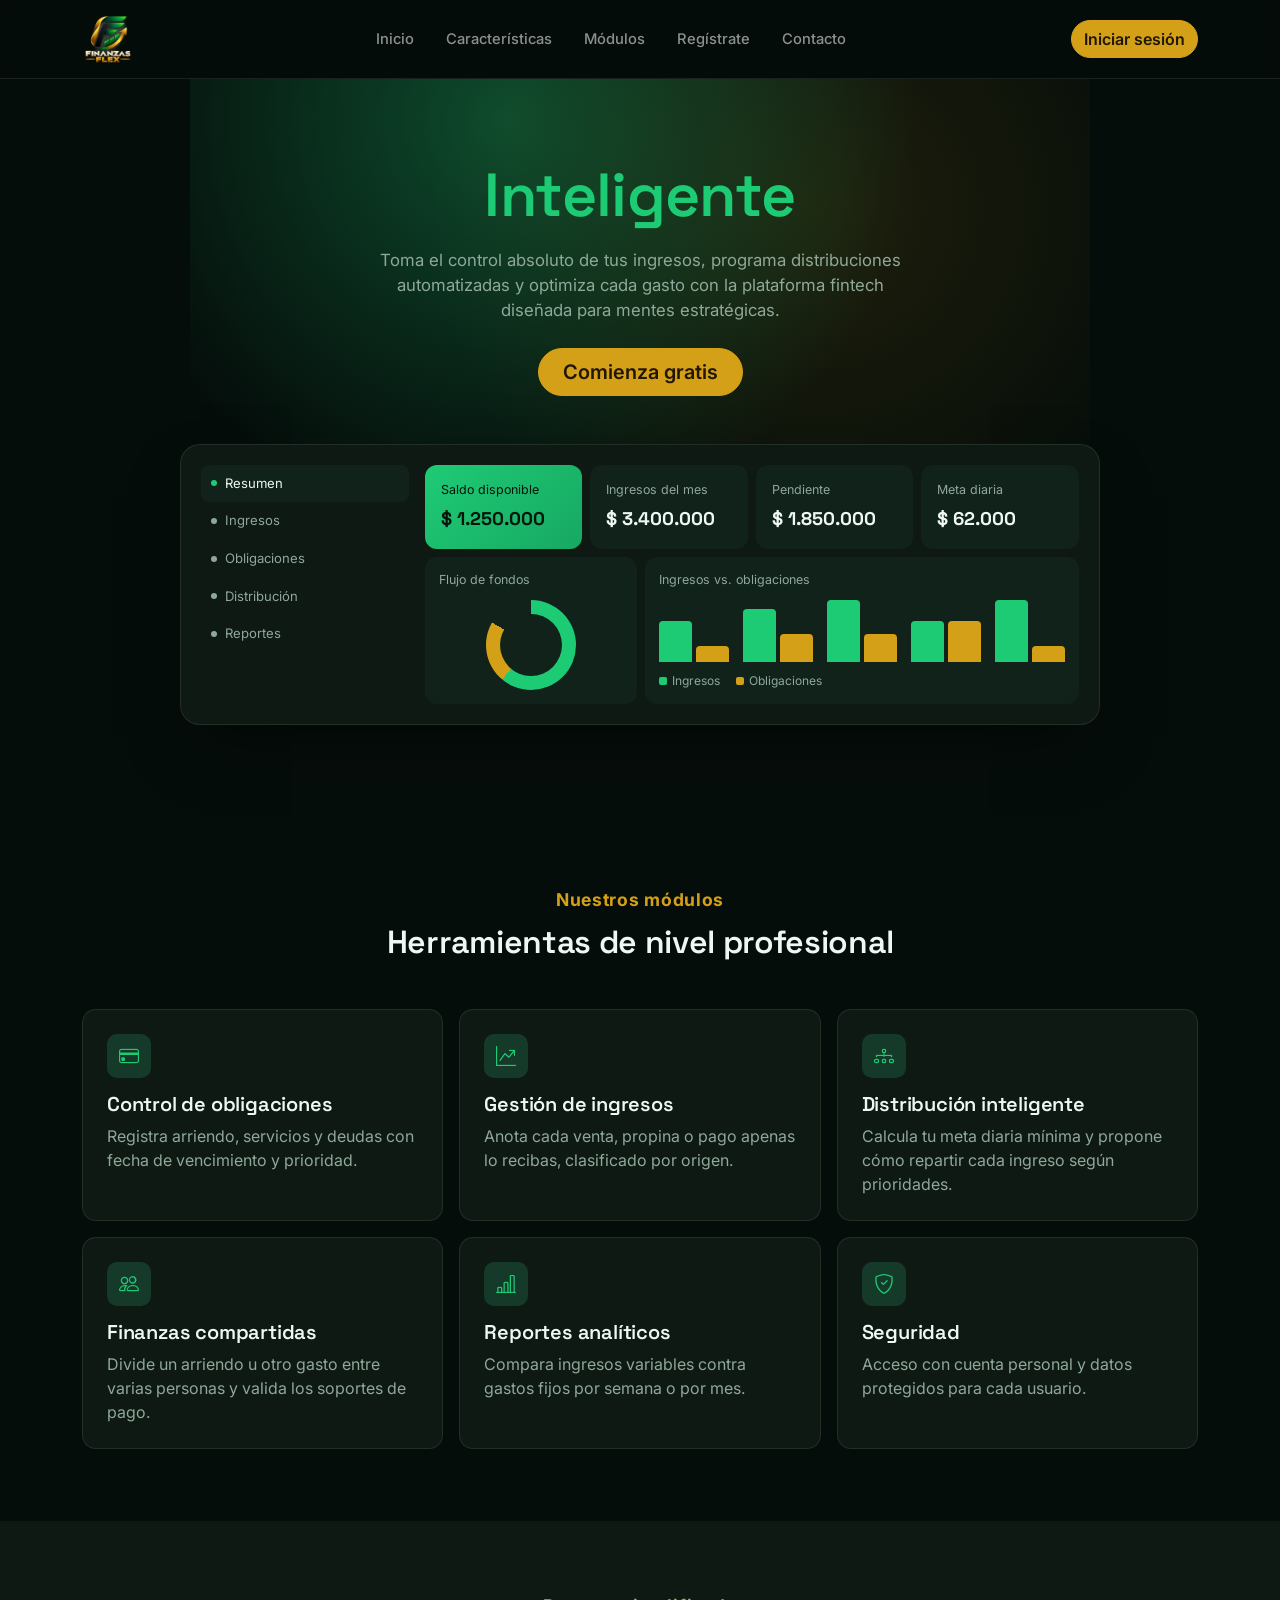
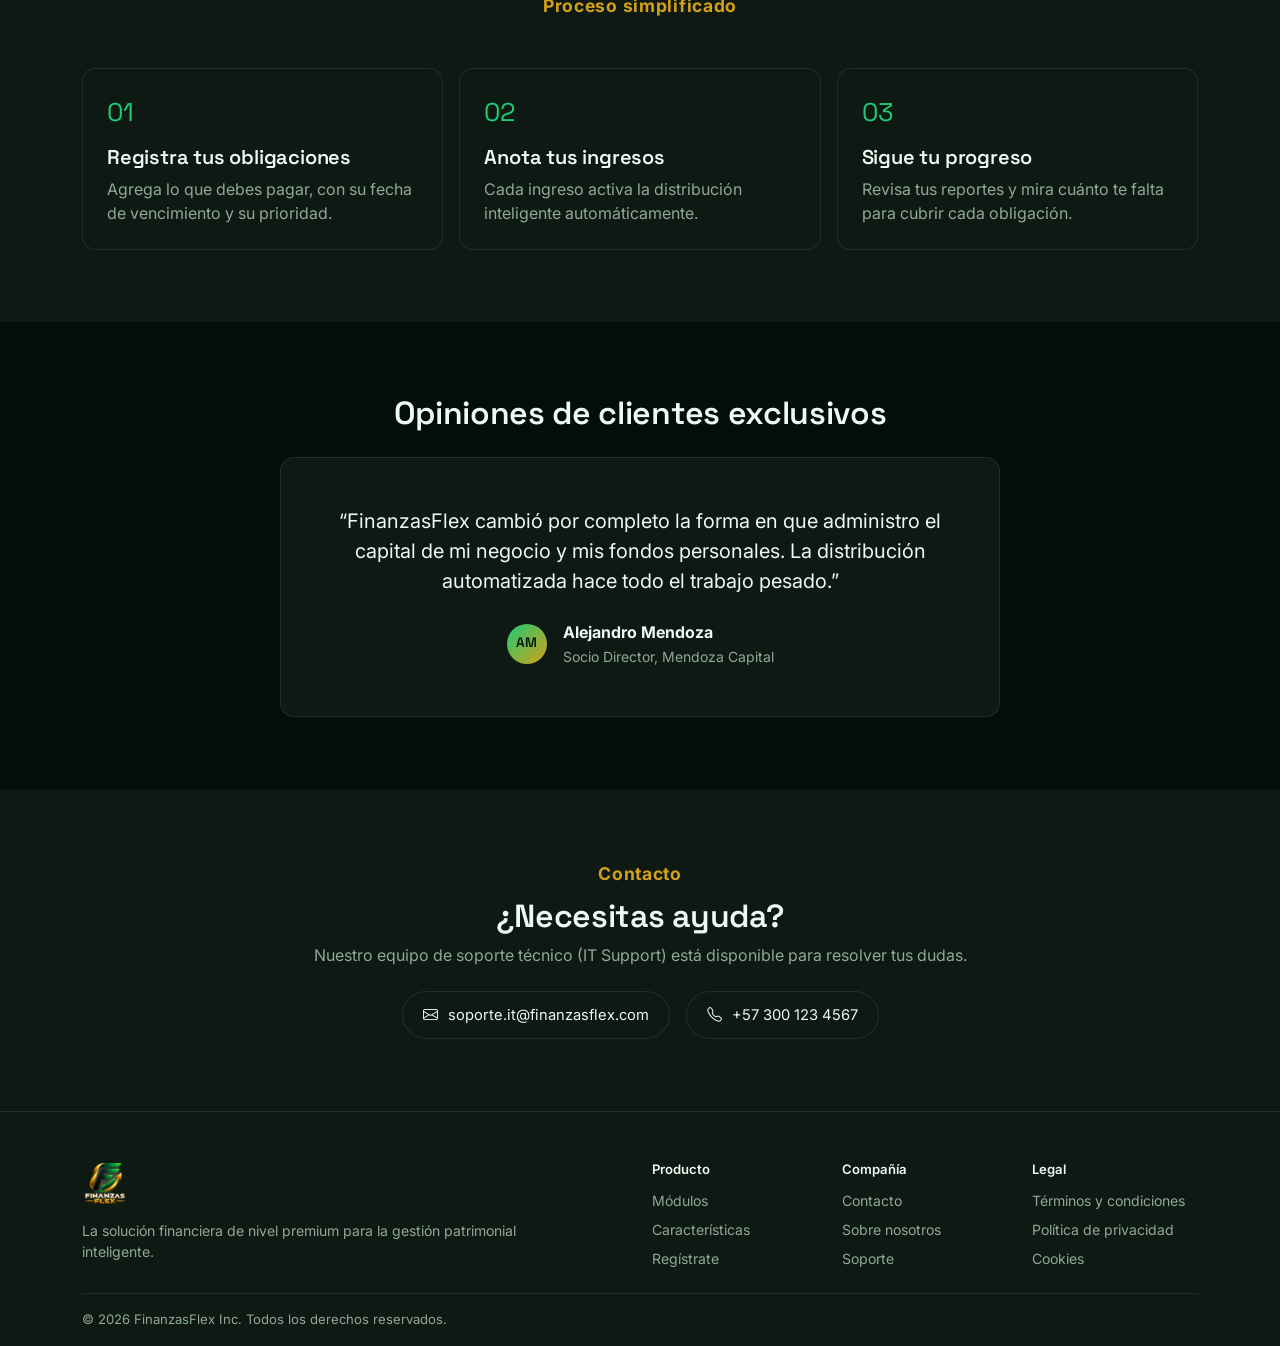
<file: index.html>
<!DOCTYPE html>
<html lang="es" data-bs-theme="dark">
<head>
<meta charset="UTF-8">
<meta name="viewport" content="width=device-width, initial-scale=1.0">
<title>FinanzasFlex — Inteligente</title>
<link rel="icon" type="image/png" href="images/icono-pestana.png">

<link rel="preconnect" href="https://fonts.googleapis.com">
<link rel="preconnect" href="https://fonts.gstatic.com" crossorigin>
<link href="https://fonts.googleapis.com/css2?family=Space+Grotesk:wght@500;600;700&family=Inter:wght@400;500;600&display=swap" rel="stylesheet">

<!-- Bootstrap 5 e íconos (CDN) -->
<link href="https://cdn.jsdelivr.net/npm/bootstrap@5.3.3/dist/css/bootstrap.min.css" rel="stylesheet">
<link href="https://cdn.jsdelivr.net/npm/bootstrap-icons@1.11.3/font/bootstrap-icons.min.css" rel="stylesheet">

<!-- Nuestros estilos (siempre después de Bootstrap) -->
<link rel="stylesheet" href="css/estilos.css">
</head>
<body>

  <!-- ===== NAVBAR ===== -->
  <nav class="navbar navbar-expand-lg sticky-top" data-bs-theme="dark">
    <div class="container">
      <a class="navbar-brand" href="#inicio">
        <img src="images/logo.png" alt="FinanzasFlex">
      </a>
      <button class="navbar-toggler" type="button" data-bs-toggle="collapse" data-bs-target="#menuPrincipal" aria-controls="menuPrincipal" aria-expanded="false" aria-label="Abrir menú">
        <span class="navbar-toggler-icon"></span>
      </button>
      <div class="collapse navbar-collapse" id="menuPrincipal">
        <ul class="navbar-nav mx-auto gap-lg-3">
          <li class="nav-item"><a class="nav-link" href="#inicio">Inicio</a></li>
          <li class="nav-item"><a class="nav-link" href="#caracteristicas">Características</a></li>
          <li class="nav-item"><a class="nav-link" href="#modulos">Módulos</a></li>
          <li class="nav-item"><a class="nav-link" href="registro.html">Regístrate</a></li>
          <li class="nav-item"><a class="nav-link" href="#contacto">Contacto</a></li>
        </ul>
        <a href="login.html" class="btn btn-gold">Iniciar sesión</a>
      </div>
    </div>
  </nav>

  <!-- ===== HERO ===== -->
  <header class="hero" id="inicio">
    <div class="hero-glow"></div>
    <div class="container">
      <h1 class="mb-3">Inteligente</h1>
      <p class="hero-copy mx-auto mb-4">Toma el control absoluto de tus ingresos, programa distribuciones automatizadas y optimiza cada gasto con la plataforma fintech diseñada para mentes estratégicas.</p>
      <a href="registro.html" class="btn btn-gold btn-lg px-4 mb-5">Comienza gratis</a>

      <!-- Vista previa del panel -->
      <div class="dashboard-preview mx-auto">
        <div class="row g-3">
          <div class="col-lg-3 d-none d-lg-block">
            <div class="dash-item active"><span class="dot"></span> Resumen</div>
            <div class="dash-item"><span class="dot"></span> Ingresos</div>
            <div class="dash-item"><span class="dot"></span> Obligaciones</div>
            <div class="dash-item"><span class="dot"></span> Distribución</div>
            <div class="dash-item"><span class="dot"></span> Reportes</div>
          </div>
          <div class="col-lg-9">
            <div class="row row-cols-2 row-cols-md-4 g-2 mb-2">
              <div class="col"><div class="dash-card highlight"><span class="dash-label">Saldo disponible</span><strong>$ 1.250.000</strong></div></div>
              <div class="col"><div class="dash-card"><span class="dash-label">Ingresos del mes</span><strong>$ 3.400.000</strong></div></div>
              <div class="col"><div class="dash-card"><span class="dash-label">Pendiente</span><strong>$ 1.850.000</strong></div></div>
              <div class="col"><div class="dash-card"><span class="dash-label">Meta diaria</span><strong>$ 62.000</strong></div></div>
            </div>
            <div class="row g-2">
              <div class="col-md-4">
                <div class="dash-panel">
                  <span class="dash-title">Flujo de fondos</span>
                  <div class="donut"></div>
                </div>
              </div>
              <div class="col-md-8">
                <div class="dash-panel">
                  <span class="dash-title">Ingresos vs. obligaciones</span>
                  <div class="bar-chart">
                    <div class="bar-group"><span class="bar income bar-h3"></span><span class="bar expenses bar-h1"></span></div>
                    <div class="bar-group"><span class="bar income bar-h4"></span><span class="bar expenses bar-h2"></span></div>
                    <div class="bar-group"><span class="bar income bar-h5"></span><span class="bar expenses bar-h2"></span></div>
                    <div class="bar-group"><span class="bar income bar-h3"></span><span class="bar expenses bar-h3"></span></div>
                    <div class="bar-group"><span class="bar income bar-h5"></span><span class="bar expenses bar-h1"></span></div>
                  </div>
                  <div class="bar-legend">
                    <span><i class="dot-income"></i>Ingresos</span>
                    <span><i class="dot-expenses"></i>Obligaciones</span>
                  </div>
                </div>
              </div>
            </div>
          </div>
        </div>
      </div>
    </div>
  </header>

  <!-- ===== MÓDULOS ===== -->
  <section class="py-5" id="modulos">
    <div class="container py-4">
      <div class="text-center mb-5">
        <span class="eyebrow">Nuestros módulos</span>
        <h2>Herramientas de nivel profesional</h2>
      </div>
      <div class="row g-3 row-cols-1 row-cols-md-2 row-cols-lg-3">
        <div class="col">
          <div class="card card-modulo"><div class="card-body p-4">
            <div class="icon-box"><i class="bi bi-credit-card"></i></div>
            <h3 class="h5">Control de obligaciones</h3>
            <p class="section-copy mb-0">Registra arriendo, servicios y deudas con fecha de vencimiento y prioridad.</p>
          </div></div>
        </div>
        <div class="col">
          <div class="card card-modulo"><div class="card-body p-4">
            <div class="icon-box"><i class="bi bi-graph-up-arrow"></i></div>
            <h3 class="h5">Gestión de ingresos</h3>
            <p class="section-copy mb-0">Anota cada venta, propina o pago apenas lo recibas, clasificado por origen.</p>
          </div></div>
        </div>
        <div class="col">
          <div class="card card-modulo"><div class="card-body p-4">
            <div class="icon-box"><i class="bi bi-diagram-3"></i></div>
            <h3 class="h5">Distribución inteligente</h3>
            <p class="section-copy mb-0">Calcula tu meta diaria mínima y propone cómo repartir cada ingreso según prioridades.</p>
          </div></div>
        </div>
        <div class="col">
          <div class="card card-modulo"><div class="card-body p-4">
            <div class="icon-box"><i class="bi bi-people"></i></div>
            <h3 class="h5">Finanzas compartidas</h3>
            <p class="section-copy mb-0">Divide un arriendo u otro gasto entre varias personas y valida los soportes de pago.</p>
          </div></div>
        </div>
        <div class="col">
          <div class="card card-modulo"><div class="card-body p-4">
            <div class="icon-box"><i class="bi bi-bar-chart-line"></i></div>
            <h3 class="h5">Reportes analíticos</h3>
            <p class="section-copy mb-0">Compara ingresos variables contra gastos fijos por semana o por mes.</p>
          </div></div>
        </div>
        <div class="col">
          <div class="card card-modulo"><div class="card-body p-4">
            <div class="icon-box"><i class="bi bi-shield-check"></i></div>
            <h3 class="h5">Seguridad</h3>
            <p class="section-copy mb-0">Acceso con cuenta personal y datos protegidos para cada usuario.</p>
          </div></div>
        </div>
      </div>
    </div>
  </section>

  <!-- ===== PROCESO ===== -->
  <section class="py-5 section-alt" id="caracteristicas">
    <div class="container py-4">
      <div class="text-center mb-5">
        <span class="eyebrow">Proceso simplificado</span>
      </div>
      <div class="row g-3 row-cols-1 row-cols-md-3">
        <div class="col"><div class="card card-modulo"><div class="card-body p-4"><span class="step-num">01</span><h3 class="h5">Registra tus obligaciones</h3><p class="section-copy mb-0">Agrega lo que debes pagar, con su fecha de vencimiento y su prioridad.</p></div></div></div>
        <div class="col"><div class="card card-modulo"><div class="card-body p-4"><span class="step-num">02</span><h3 class="h5">Anota tus ingresos</h3><p class="section-copy mb-0">Cada ingreso activa la distribución inteligente automáticamente.</p></div></div></div>
        <div class="col"><div class="card card-modulo"><div class="card-body p-4"><span class="step-num">03</span><h3 class="h5">Sigue tu progreso</h3><p class="section-copy mb-0">Revisa tus reportes y mira cuánto te falta para cubrir cada obligación.</p></div></div></div>
      </div>
    </div>
  </section>

  <!-- ===== TESTIMONIO ===== -->
  <section class="py-5">
    <div class="container py-4 text-center">
      <h2 class="mb-4">Opiniones de clientes exclusivos</h2>
      <div class="card mx-auto testimonio"><div class="card-body p-4 p-md-5">
        <p class="fs-5 mb-4">“FinanzasFlex cambió por completo la forma en que administro el capital de mi negocio y mis fondos personales. La distribución automatizada hace todo el trabajo pesado.”</p>
        <div class="d-flex align-items-center justify-content-center gap-3 text-start">
          <span class="avatar">AM</span>
          <div><strong class="d-block">Alejandro Mendoza</strong><small class="section-copy">Socio Director, Mendoza Capital</small></div>
        </div>
      </div></div>
    </div>
  </section>

  <!-- ===== CONTACTO ===== -->
  <section class="py-5 section-alt" id="contacto">
    <div class="container py-4 text-center">
      <span class="eyebrow">Contacto</span>
      <h2>¿Necesitas ayuda?</h2>
      <p class="section-copy mb-4">Nuestro equipo de soporte técnico (IT Support) está disponible para resolver tus dudas.</p>
      <div class="d-flex flex-wrap justify-content-center gap-3">
        <a href="mailto:soporte.it@finanzasflex.com" class="contact-item"><i class="bi bi-envelope"></i> soporte.it@finanzasflex.com</a>
        <a href="tel:+573001234567" class="contact-item"><i class="bi bi-telephone"></i> +57 300 123 4567</a>
      </div>
    </div>
  </section>

  <!-- ===== FOOTER ===== -->
  <footer class="footer pt-5">
    <div class="container">
      <div class="row g-4 pb-4">
        <div class="col-lg-5">
          <img src="images/logo.png" alt="FinanzasFlex" class="footer-logo">
          <p class="mb-0">La solución financiera de nivel premium para la gestión patrimonial inteligente.</p>
        </div>
        <div class="col-6 col-lg-2 offset-lg-1">
          <span class="footer-titulo">Producto</span>
          <ul class="list-unstyled d-grid gap-2 mb-0">
            <li><a href="#modulos">Módulos</a></li>
            <li><a href="#caracteristicas">Características</a></li>
            <li><a href="registro.html">Regístrate</a></li>
          </ul>
        </div>
        <div class="col-6 col-lg-2">
          <span class="footer-titulo">Compañía</span>
          <ul class="list-unstyled d-grid gap-2 mb-0">
            <li><a href="#contacto">Contacto</a></li>
            <li><a href="#">Sobre nosotros</a></li>
            <li><a href="#">Soporte</a></li>
          </ul>
        </div>
        <div class="col-12 col-lg-2">
          <span class="footer-titulo">Legal</span>
          <ul class="list-unstyled d-grid gap-2 mb-0">
            <li><a href="#">Términos y condiciones</a></li>
            <li><a href="#">Política de privacidad</a></li>
            <li><a href="#">Cookies</a></li>
          </ul>
        </div>
      </div>
      <div class="footer-bottom py-3">
        <span>© 2026 FinanzasFlex Inc. Todos los derechos reservados.</span>
      </div>
    </div>
  </footer>

  <script src="https://cdn.jsdelivr.net/npm/bootstrap@5.3.3/dist/js/bootstrap.bundle.min.js"></script>
</body>
</html>
</file>
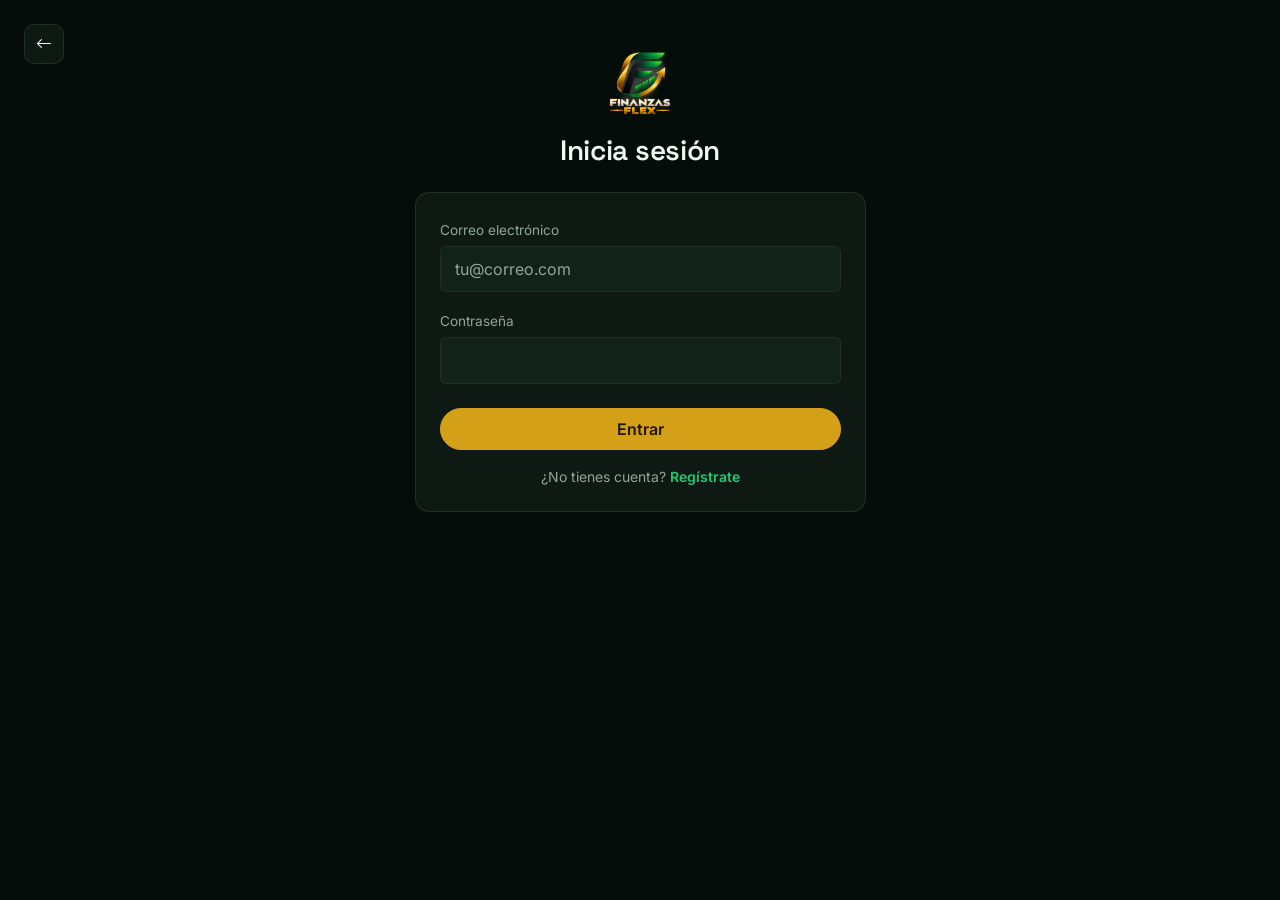
<file: dashboard.html>
<!DOCTYPE html>
<html lang="es" data-bs-theme="dark">
<head>
<meta charset="UTF-8">
<meta name="viewport" content="width=device-width, initial-scale=1.0">
<title>Dashboard — FinanzasFlex</title>
<link rel="icon" type="image/png" href="images/icono-pestana.png">

<link rel="preconnect" href="https://fonts.googleapis.com">
<link rel="preconnect" href="https://fonts.gstatic.com" crossorigin>
<link href="https://fonts.googleapis.com/css2?family=Space+Grotesk:wght@500;600;700&family=Inter:wght@400;500;600&display=swap" rel="stylesheet">

<link href="https://cdn.jsdelivr.net/npm/bootstrap@5.3.3/dist/css/bootstrap.min.css" rel="stylesheet">
<link href="https://cdn.jsdelivr.net/npm/bootstrap-icons@1.11.3/font/bootstrap-icons.min.css" rel="stylesheet">
<link rel="stylesheet" href="css/estilos.css">
</head>
<body>

  <!-- ===== BARRA SUPERIOR ===== -->
  <nav class="navbar dash-navbar sticky-top" data-bs-theme="dark">
    <div class="container-fluid">
      <div class="d-flex align-items-center gap-2">
        <button class="btn btn-outline-secondary d-lg-none" type="button" data-bs-toggle="offcanvas" data-bs-target="#sidebar" aria-controls="sidebar" aria-label="Abrir menú">
          <i class="bi bi-list"></i>
        </button>
        <a class="navbar-brand m-0" href="index.html"><img src="images/logo.png" alt="FinanzasFlex"></a>
      </div>
      <div class="d-flex align-items-center gap-3">
        <span class="text-body-secondary d-none d-sm-inline" id="saludo"></span>
        <button class="btn btn-gold btn-sm px-3" id="btnSalir">Cerrar sesión</button>
      </div>
    </div>
  </nav>

  <div class="container-fluid">
    <div class="row">

      <!-- ===== MENÚ LATERAL ===== -->
      <aside class="col-lg-2 p-0">
        <div class="offcanvas-lg offcanvas-start sidebar" tabindex="-1" id="sidebar" aria-labelledby="tituloSidebar">
          <div class="offcanvas-header d-lg-none">
            <h2 class="offcanvas-title h6" id="tituloSidebar">Menú</h2>
            <button type="button" class="btn-close" data-bs-dismiss="offcanvas" data-bs-target="#sidebar" aria-label="Cerrar"></button>
          </div>
          <div class="offcanvas-body d-block p-3">
            <ul class="nav flex-column gap-1">
              <li><a href="#" class="nav-link active" data-seccion="resumen"><i class="bi bi-grid"></i> Resumen</a></li>
              <li><a href="#" class="nav-link" data-seccion="ingresos"><i class="bi bi-cash-coin"></i> Ingresos</a></li>
              <li><a href="#" class="nav-link" data-seccion="obligaciones"><i class="bi bi-receipt"></i> Obligaciones</a></li>
              <li><a href="#" class="nav-link" data-seccion="distribucion"><i class="bi bi-diagram-3"></i> Distribución</a></li>
              <li><a href="#" class="nav-link" data-seccion="reportes"><i class="bi bi-bar-chart-line"></i> Reportes</a></li>
              <li><a href="#" class="nav-link" data-seccion="perfil"><i class="bi bi-person"></i> Perfil</a></li>
              <li><span class="nav-link disabled"><i class="bi bi-people"></i> Finanzas compartidas <span class="badge text-bg-secondary ms-1">Pronto</span></span></li>
            </ul>
          </div>
        </div>
      </aside>

      <!-- ===== CONTENIDO ===== -->
      <main class="col-lg-10 p-3 p-md-4">

        <!-- ---------- RESUMEN ---------- -->
        <section id="seccion-resumen" class="seccion">
          <div class="d-flex justify-content-between align-items-center flex-wrap gap-2 mb-4">
            <h1 class="h4 mb-0">Resumen general</h1>
            <button class="btn btn-gold btn-sm px-3" data-ir="ingresos"><i class="bi bi-plus-lg me-1"></i> Registrar ingreso</button>
          </div>

          <div class="alert alert-warning d-none align-items-center justify-content-between flex-wrap gap-2" id="avisoPendientes" role="alert">
            <span id="textoPendientes"></span>
            <button class="btn btn-gold btn-sm" data-ir="distribucion">Ver propuesta</button>
          </div>

          <div class="row g-3 mb-4">
            <div class="col-6 col-xl-3"><div class="dash-card highlight"><span class="dash-label">Saldo disponible</span><strong id="cardSaldo"></strong></div></div>
            <div class="col-6 col-xl-3"><div class="dash-card"><span class="dash-label">Ingresos del mes</span><strong id="cardIngresosMes"></strong></div></div>
            <div class="col-6 col-xl-3"><div class="dash-card"><span class="dash-label">Pendiente en obligaciones</span><strong id="cardPendiente"></strong></div></div>
            <div class="col-6 col-xl-3"><div class="dash-card"><span class="dash-label">Meta diaria mínima</span><strong id="cardMeta"></strong></div></div>
          </div>

          <div class="card"><div class="card-body">
            <h2 class="h6 mb-3">Próximos vencimientos</h2>
            <div id="listaVencimientos"></div>
          </div></div>
        </section>

        <!-- ---------- INGRESOS (CU-03) ---------- -->
        <section id="seccion-ingresos" class="seccion d-none">
          <h1 class="h4 mb-4">Ingresos</h1>
          <div class="row g-4">
            <div class="col-lg-4">
              <div class="card"><div class="card-body">
                <h2 class="h6 mb-3">Registrar ingreso</h2>
                <form id="formIngreso" novalidate>
                  <div class="campo mb-3">
                    <label for="ing_monto" class="form-label">Monto (COP)</label>
                    <input type="number" class="form-control" id="ing_monto" name="monto" min="1" step="1" inputmode="numeric" placeholder="Ej: 85000">
                    <div class="invalid-feedback"></div>
                  </div>
                  <div class="campo mb-3">
                    <label for="ing_origen" class="form-label">Origen</label>
                    <select class="form-select" id="ing_origen" name="origen">
                      <option value="">Selecciona un origen</option>
                      <option value="Ventas">Ventas</option>
                      <option value="Propinas">Propinas</option>
                      <option value="Pago de servicios">Pago de servicios</option>
                      <option value="Otro">Otro</option>
                    </select>
                    <div class="invalid-feedback"></div>
                  </div>
                  <div class="campo mb-3">
                    <label for="ing_fecha" class="form-label">Fecha</label>
                    <input type="date" class="form-control" id="ing_fecha" name="fecha">
                    <div class="invalid-feedback"></div>
                  </div>
                  <div class="campo mb-3">
                    <label for="ing_nota" class="form-label">Nota (opcional)</label>
                    <input type="text" class="form-control" id="ing_nota" name="nota" maxlength="80">
                    <div class="invalid-feedback"></div>
                  </div>
                  <button type="submit" class="btn btn-gold w-100">Registrar ingreso</button>
                </form>
              </div></div>
            </div>

            <div class="col-lg-8">
              <div class="card"><div class="card-body">
                <h2 class="h6 mb-3">Historial de ingresos</h2>
                <div class="table-responsive">
                  <table class="table align-middle mb-0">
                    <thead><tr><th>Fecha</th><th>Origen</th><th class="text-end">Monto</th><th>Estado</th><th>Nota</th><th></th></tr></thead>
                    <tbody id="tablaIngresos"></tbody>
                  </table>
                </div>
              </div></div>
            </div>
          </div>
        </section>

        <!-- ---------- OBLIGACIONES (CU-02) ---------- -->
        <section id="seccion-obligaciones" class="seccion d-none">
          <div class="d-flex justify-content-between align-items-center flex-wrap gap-2 mb-4">
            <h1 class="h4 mb-0">Obligaciones</h1>
            <button class="btn btn-gold btn-sm px-3" id="btnNuevaObligacion"><i class="bi bi-plus-lg me-1"></i> Nueva obligación</button>
          </div>
          <div class="card"><div class="card-body">
            <div class="table-responsive">
              <table class="table align-middle mb-0">
                <thead><tr><th>Obligación</th><th class="text-end">Monto</th><th>Aportado</th><th>Vencimiento</th><th>Prioridad</th><th>Estado</th><th></th></tr></thead>
                <tbody id="tablaObligaciones"></tbody>
              </table>
            </div>
          </div></div>
        </section>

        <!-- ---------- DISTRIBUCIÓN (CU-04) ---------- -->
        <section id="seccion-distribucion" class="seccion d-none">
          <h1 class="h4 mb-4">Distribución inteligente</h1>

          <div class="row g-3 mb-4">
            <div class="col-md-4">
              <div class="dash-card highlight"><span class="dash-label">Meta diaria mínima</span><strong id="metaDiariaDist"></strong></div>
            </div>
            <div class="col-md-8">
              <div class="card h-100"><div class="card-body">
                <h2 class="h6 mb-3">Ingresos por distribuir</h2>
                <div id="listaPendientes"></div>
              </div></div>
            </div>
          </div>

          <div class="card mb-4 d-none" id="tarjetaPropuesta"><div class="card-body">
            <h2 class="h6 mb-3">Propuesta de distribución</h2>
            <div id="avisoPropuesta"></div>
            <div class="table-responsive">
              <table class="table align-middle">
                <thead><tr><th>Obligación</th><th>Prioridad</th><th class="text-end">Meta de hoy</th><th class="text-end">Asignado</th></tr></thead>
                <tbody id="tablaPropuesta"></tbody>
              </table>
            </div>
            <div class="d-flex justify-content-between align-items-center flex-wrap gap-3">
              <span>Libre para gastar: <strong id="librePropuesta"></strong></span>
              <div class="d-flex gap-2">
                <button class="btn btn-outline-secondary" id="btnCerrarPropuesta">Cerrar</button>
                <button class="btn btn-gold" id="btnAplicarPropuesta">Aplicar distribución</button>
              </div>
            </div>
          </div></div>

          <div class="card"><div class="card-body">
            <h2 class="h6 mb-3">Cómo se calcula tu meta diaria</h2>
            <div class="table-responsive">
              <table class="table align-middle mb-0">
                <thead><tr><th>Obligación</th><th>Prioridad</th><th class="text-end">Falta pagar</th><th class="text-end">Días</th><th class="text-end">Cuota diaria</th></tr></thead>
                <tbody id="tablaDesglose"></tbody>
              </table>
            </div>
          </div></div>
        </section>

        <!-- ---------- REPORTES (CU-06) ---------- -->
        <section id="seccion-reportes" class="seccion d-none">
          <div class="d-flex justify-content-between align-items-center flex-wrap gap-2 mb-4">
            <h1 class="h4 mb-0">Reportes</h1>
            <select class="form-select w-auto" id="periodoReporte" aria-label="Periodo del reporte">
              <option value="semana">Últimos 7 días</option>
              <option value="mes">Este mes</option>
            </select>
          </div>

          <div class="alert alert-secondary d-none" id="reporteVacio">No hay datos suficientes en el periodo seleccionado. Registra ingresos y aplica una distribución para ver tu reporte.</div>

          <div id="reporteContenido">
            <div class="row g-3 mb-4">
              <div class="col-6 col-xl-3"><div class="dash-card"><span class="dash-label">Ingresos del periodo</span><strong id="repIngresos"></strong></div></div>
              <div class="col-6 col-xl-3"><div class="dash-card"><span class="dash-label">Aportado a obligaciones</span><strong id="repAportes"></strong></div></div>
              <div class="col-6 col-xl-3"><div class="dash-card"><span class="dash-label">Ingreso comprometido</span><strong id="repPorcentaje"></strong></div></div>
              <div class="col-6 col-xl-3"><div class="dash-card"><span class="dash-label">Obligación con más aportes</span><strong id="repMayor"></strong></div></div>
            </div>
            <div class="alert alert-warning d-none" id="repAlerta"></div>
            <div class="card"><div class="card-body">
              <h2 class="h6 mb-3">Ingresos variables vs. aportes a obligaciones</h2>
              <div class="grafico-barras" id="graficoBarras"></div>
              <div class="bar-legend mt-3">
                <span><i class="dot-income"></i>Ingresos</span>
                <span><i class="dot-expenses"></i>Aportes a obligaciones</span>
              </div>
            </div></div>
          </div>
        </section>

        <!-- ---------- PERFIL ---------- -->
        <section id="seccion-perfil" class="seccion d-none">
          <h1 class="h4 mb-4">Perfil</h1>
          <div class="card"><div class="card-body">
            <dl class="row mb-0" id="datosPerfil"></dl>
          </div></div>
        </section>

      </main>
    </div>
  </div>

  <!-- ===== MODAL: NUEVA / EDITAR OBLIGACIÓN ===== -->
  <div class="modal fade" id="modalObligacion" tabindex="-1" aria-labelledby="tituloModalObligacion" aria-hidden="true">
    <div class="modal-dialog modal-dialog-centered">
      <div class="modal-content">
        <form id="formObligacion" novalidate>
          <div class="modal-header">
            <h2 class="modal-title h5" id="tituloModalObligacion">Nueva obligación</h2>
            <button type="button" class="btn-close" data-bs-dismiss="modal" aria-label="Cerrar"></button>
          </div>
          <div class="modal-body">
            <div class="campo mb-3">
              <label for="ob_nombre" class="form-label">Nombre</label>
              <input type="text" class="form-control" id="ob_nombre" name="nombre" maxlength="60" placeholder="Ej: Arriendo">
              <div class="invalid-feedback"></div>
            </div>
            <div class="campo mb-3">
              <label for="ob_monto" class="form-label">Monto (COP)</label>
              <input type="number" class="form-control" id="ob_monto" name="monto" min="1" step="1" inputmode="numeric">
              <div class="invalid-feedback"></div>
            </div>
            <div class="row g-3">
              <div class="col-sm-6 campo">
                <label for="ob_vencimiento" class="form-label">Fecha de vencimiento</label>
                <input type="date" class="form-control" id="ob_vencimiento" name="vencimiento">
                <div class="invalid-feedback"></div>
              </div>
              <div class="col-sm-6 campo">
                <label for="ob_prioridad" class="form-label">Prioridad</label>
                <select class="form-select" id="ob_prioridad" name="prioridad">
                  <option value="">Selecciona</option>
                  <option value="Alta">Alta</option>
                  <option value="Media">Media</option>
                  <option value="Baja">Baja</option>
                </select>
                <div class="invalid-feedback"></div>
              </div>
            </div>
          </div>
          <div class="modal-footer">
            <button type="button" class="btn btn-outline-secondary" data-bs-dismiss="modal">Cancelar</button>
            <button type="submit" class="btn btn-gold">Guardar</button>
          </div>
        </form>
      </div>
    </div>
  </div>

  <!-- ===== MODAL: CONFIRMAR ELIMINACIÓN ===== -->
  <div class="modal fade" id="modalConfirmar" tabindex="-1" aria-labelledby="confirmarTitulo" aria-hidden="true">
    <div class="modal-dialog modal-dialog-centered">
      <div class="modal-content">
        <div class="modal-header">
          <h2 class="modal-title h5" id="confirmarTitulo"></h2>
          <button type="button" class="btn-close" data-bs-dismiss="modal" aria-label="Cerrar"></button>
        </div>
        <div class="modal-body" id="confirmarTexto"></div>
        <div class="modal-footer">
          <button type="button" class="btn btn-outline-secondary" data-bs-dismiss="modal">Cancelar</button>
          <button type="button" class="btn btn-danger" id="btnConfirmar">Eliminar</button>
        </div>
      </div>
    </div>
  </div>

  <!-- ===== AVISOS (toast) ===== -->
  <div class="toast-container position-fixed bottom-0 end-0 p-3">
    <div id="toastAviso" class="toast align-items-center border-0 text-bg-success" role="alert" aria-live="assertive" aria-atomic="true">
      <div class="d-flex">
        <div class="toast-body" id="toastTexto"></div>
        <button type="button" class="btn-close me-2 m-auto" data-bs-dismiss="toast" aria-label="Cerrar"></button>
      </div>
    </div>
  </div>

  <script src="https://cdn.jsdelivr.net/npm/bootstrap@5.3.3/dist/js/bootstrap.bundle.min.js"></script>
  <script src="js/utilidades.js"></script>
  <script src="js/obligaciones.js"></script>
  <script src="js/ingresos.js"></script>
  <script src="js/distribucion.js"></script>
  <script src="js/reportes.js"></script>
  <script src="js/dashboard.js"></script>
</body>
</html>
</file>
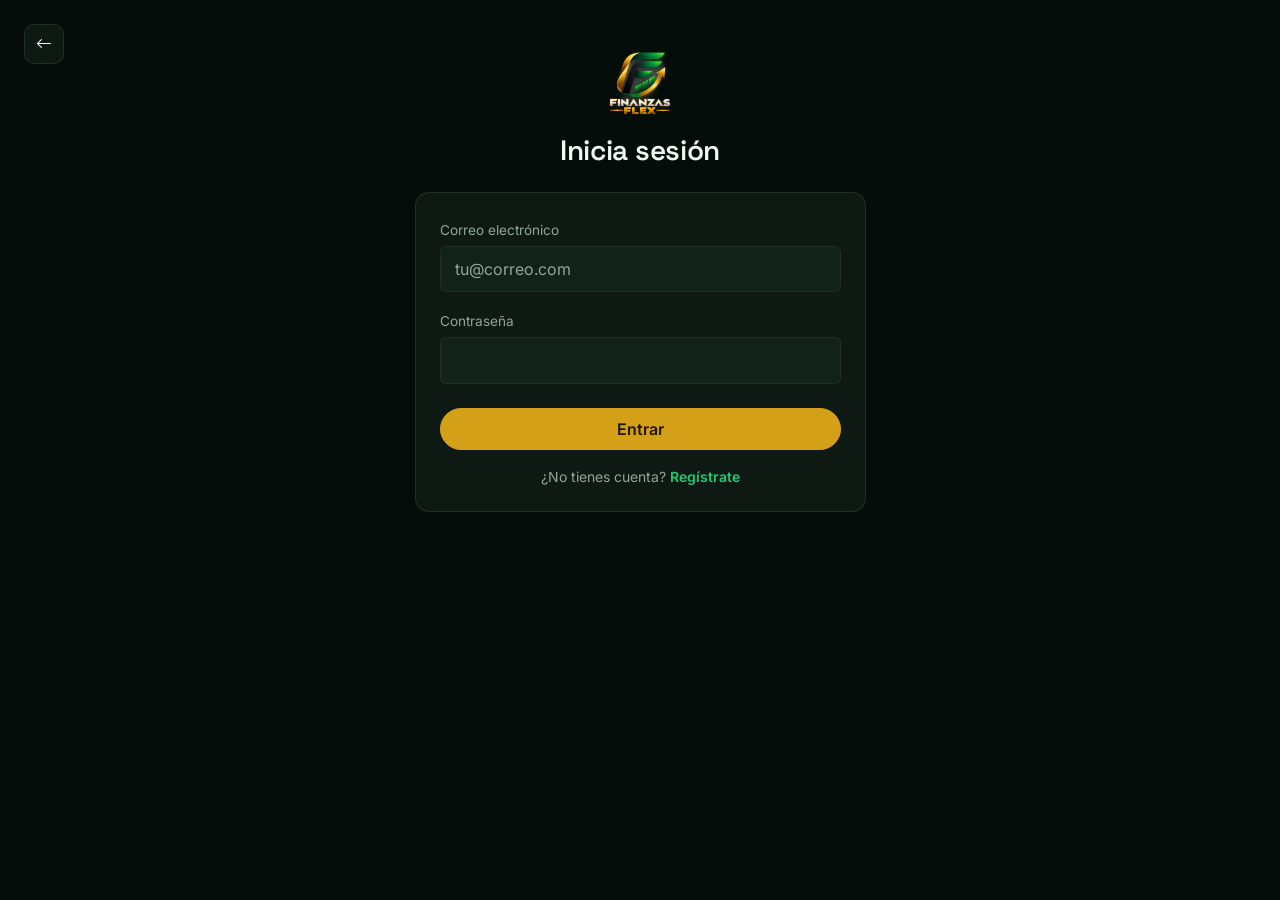
<file: login.html>
<!DOCTYPE html>
<html lang="es" data-bs-theme="dark">
<head>
<meta charset="UTF-8">
<meta name="viewport" content="width=device-width, initial-scale=1.0">
<title>Iniciar sesión — FinanzasFlex</title>
<link rel="icon" type="image/png" href="images/icono-pestana.png">

<link rel="preconnect" href="https://fonts.googleapis.com">
<link rel="preconnect" href="https://fonts.gstatic.com" crossorigin>
<link href="https://fonts.googleapis.com/css2?family=Space+Grotesk:wght@500;600;700&family=Inter:wght@400;500;600&display=swap" rel="stylesheet">

<link href="https://cdn.jsdelivr.net/npm/bootstrap@5.3.3/dist/css/bootstrap.min.css" rel="stylesheet">
<link href="https://cdn.jsdelivr.net/npm/bootstrap-icons@1.11.3/font/bootstrap-icons.min.css" rel="stylesheet">
<link rel="stylesheet" href="css/estilos.css">
</head>
<body>

  <a href="index.html" class="btn-back" aria-label="Volver al inicio"><i class="bi bi-arrow-left"></i></a>

  <main class="container py-5">
    <div class="row justify-content-center">
      <div class="col-md-8 col-lg-5 text-center">
        <a href="index.html"><img src="images/logo.png" alt="FinanzasFlex" class="login-logo mb-3"></a>
        <h1 class="h3 mb-4">Inicia sesión</h1>

        <div class="alert alert-success d-none" id="alertaExito" role="alert">Cuenta creada. Ahora inicia sesión.</div>
        <div class="alert alert-danger d-none" id="alertaLogin" role="alert"></div>

        <form class="card card-body p-4 text-start" id="formLogin" novalidate>
          <div class="campo mb-3">
            <label for="correo" class="form-label">Correo electrónico</label>
            <input type="email" class="form-control" id="correo" name="correo" placeholder="tu@correo.com">
            <div class="invalid-feedback"></div>
          </div>
          <div class="campo mb-4">
            <label for="contrasena" class="form-label">Contraseña</label>
            <input type="password" class="form-control" id="contrasena" name="contrasena">
            <div class="invalid-feedback"></div>
          </div>
          <button type="submit" class="btn btn-gold w-100 py-2 mb-3">Entrar</button>
          <small class="text-center text-body-secondary">¿No tienes cuenta? <a href="registro.html" class="fw-semibold">Regístrate</a></small>
        </form>
      </div>
    </div>
  </main>

  <script src="https://cdn.jsdelivr.net/npm/bootstrap@5.3.3/dist/js/bootstrap.bundle.min.js"></script>
  <script src="js/utilidades.js"></script>
  <script src="js/login.js"></script>
</body>
</html>
</file>
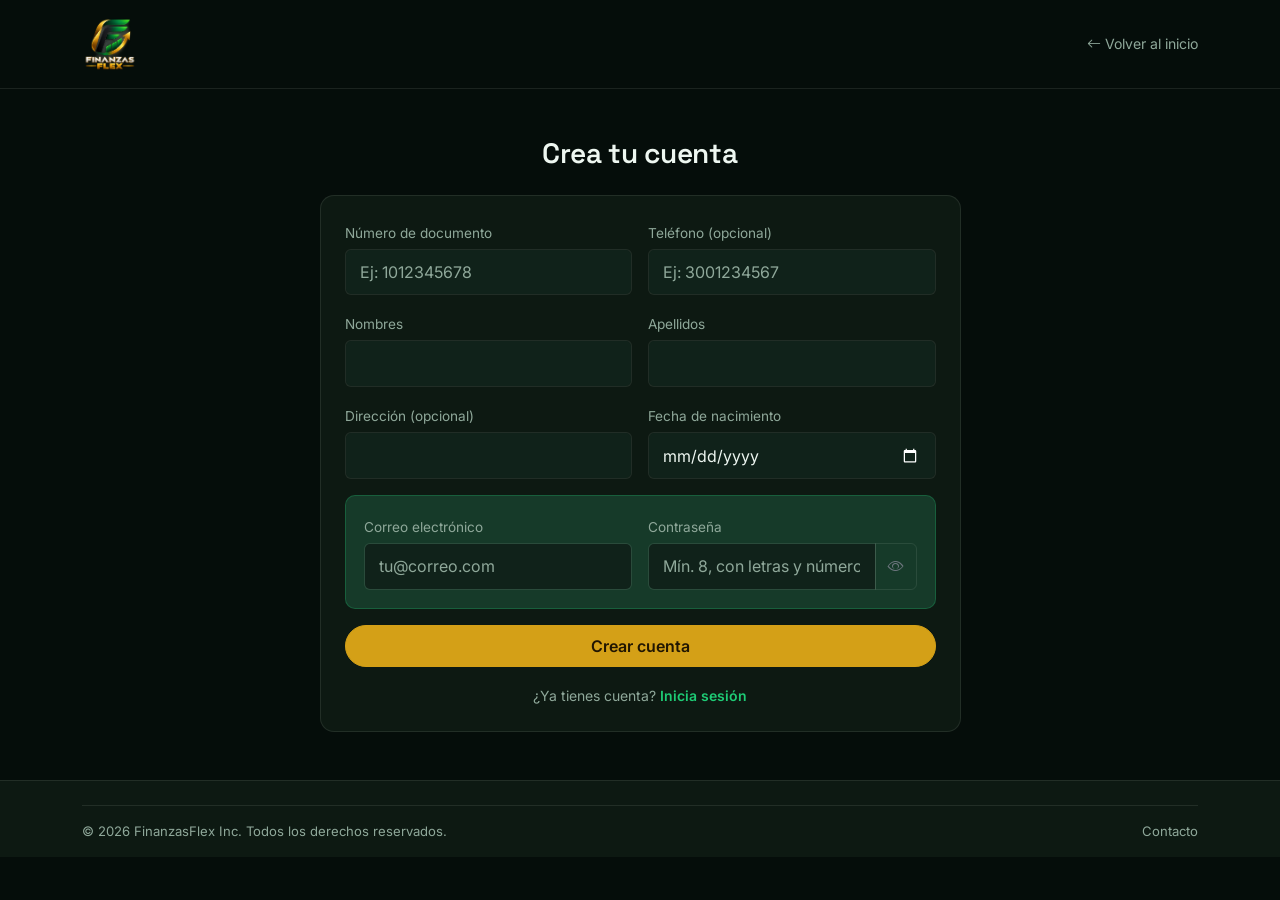
<file: registro.html>
<!DOCTYPE html>
<html lang="es" data-bs-theme="dark">
<head>
<meta charset="UTF-8">
<meta name="viewport" content="width=device-width, initial-scale=1.0">
<title>Crear cuenta — FinanzasFlex</title>
<link rel="icon" type="image/png" href="images/icono-pestana.png">

<link rel="preconnect" href="https://fonts.googleapis.com">
<link rel="preconnect" href="https://fonts.gstatic.com" crossorigin>
<link href="https://fonts.googleapis.com/css2?family=Space+Grotesk:wght@500;600;700&family=Inter:wght@400;500;600&display=swap" rel="stylesheet">

<link href="https://cdn.jsdelivr.net/npm/bootstrap@5.3.3/dist/css/bootstrap.min.css" rel="stylesheet">
<link href="https://cdn.jsdelivr.net/npm/bootstrap-icons@1.11.3/font/bootstrap-icons.min.css" rel="stylesheet">
<link rel="stylesheet" href="css/estilos.css">
</head>
<body>

  <header class="auth-header">
    <div class="container d-flex align-items-center justify-content-between">
      <a href="index.html"><img src="images/logo.png" alt="FinanzasFlex" class="auth-logo"></a>
      <a href="index.html" class="auth-back"><i class="bi bi-arrow-left"></i> Volver al inicio</a>
    </div>
  </header>

  <main class="container py-5">
    <div class="row justify-content-center">
      <div class="col-lg-8 col-xl-7">
        <h1 class="h3 text-center mb-4">Crea tu cuenta</h1>

        <div class="alert alert-danger d-none" id="alertaRegistro" role="alert"></div>

        <form class="card card-body p-4" id="formRegistro" novalidate>
          <div class="row g-3">

            <div class="col-md-6 campo">
              <label for="doc_identidad" class="form-label">Número de documento</label>
              <input type="text" class="form-control" id="doc_identidad" name="doc_identidad" inputmode="numeric" placeholder="Ej: 1012345678">
              <div class="invalid-feedback"></div>
            </div>

            <div class="col-md-6 campo">
              <label for="telefono" class="form-label">Teléfono (opcional)</label>
              <input type="tel" class="form-control" id="telefono" name="telefono" placeholder="Ej: 3001234567">
              <div class="invalid-feedback"></div>
            </div>

            <div class="col-md-6 campo">
              <label for="nombres" class="form-label">Nombres</label>
              <input type="text" class="form-control" id="nombres" name="nombres">
              <div class="invalid-feedback"></div>
            </div>

            <div class="col-md-6 campo">
              <label for="apellidos" class="form-label">Apellidos</label>
              <input type="text" class="form-control" id="apellidos" name="apellidos">
              <div class="invalid-feedback"></div>
            </div>

            <div class="col-md-6 campo">
              <label for="direccion" class="form-label">Dirección (opcional)</label>
              <input type="text" class="form-control" id="direccion" name="direccion">
              <div class="invalid-feedback"></div>
            </div>

            <div class="col-md-6 campo">
              <label for="fecha_nacimiento" class="form-label">Fecha de nacimiento</label>
              <input type="date" class="form-control" id="fecha_nacimiento" name="fecha_nacimiento">
              <div class="invalid-feedback"></div>
            </div>

            <div class="col-12">
              <div class="credentials-group">
                <div class="row g-3">
                  <div class="col-md-6 campo">
                    <label for="correo" class="form-label">Correo electrónico</label>
                    <input type="email" class="form-control" id="correo" name="correo" placeholder="tu@correo.com">
                    <div class="invalid-feedback"></div>
                  </div>
                  <div class="col-md-6 campo">
                    <label for="contrasena" class="form-label">Contraseña</label>
                    <div class="input-group has-validation">
                      <input type="password" class="form-control" id="contrasena" name="contrasena" placeholder="Mín. 8, con letras y números">
                      <button class="btn btn-outline-secondary" type="button" id="verContrasena" aria-label="Mostrar contraseña"><i class="bi bi-eye"></i></button>
                      <div class="invalid-feedback"></div>
                    </div>
                  </div>
                </div>
              </div>
            </div>

            <div class="col-12">
              <button type="submit" class="btn btn-gold w-100 py-2">Crear cuenta</button>
            </div>
            <div class="col-12 text-center">
              <small class="text-body-secondary">¿Ya tienes cuenta? <a href="login.html" class="fw-semibold">Inicia sesión</a></small>
            </div>

          </div>
        </form>
      </div>
    </div>
  </main>

  <footer class="footer pt-4">
    <div class="container">
      <div class="footer-bottom py-3 d-flex flex-wrap justify-content-between gap-2">
        <span>© 2026 FinanzasFlex Inc. Todos los derechos reservados.</span>
        <span><a href="index.html#contacto">Contacto</a></span>
      </div>
    </div>
  </footer>

  <script src="https://cdn.jsdelivr.net/npm/bootstrap@5.3.3/dist/js/bootstrap.bundle.min.js"></script>
  <script src="js/utilidades.js"></script>
  <script src="js/registro.js"></script>
</body>
</html>
</file>
<file: css/estilos.css>
:root{
  --green: #1ecb75;
  --green-dark: #0a5c33;
  --green-soft: #163a29;
  --gold: #d4a017;
  --bg: #050d0a;
  --surface: #0d1912;
  --surface-2: #10221a;
  --line: rgba(238,247,241,0.09);
  --text: #eef7f1;
  --text-muted: #8fa89a;
}

/* ===== Colores de Bootstrap (modo oscuro) cambiados a nuestra paleta ===== */
[data-bs-theme="dark"]{
  --bs-body-bg: #050d0a;
  --bs-body-bg-rgb: 5,13,10;
  --bs-body-color: #eef7f1;
  --bs-body-color-rgb: 238,247,241;
  --bs-body-font-family: 'Inter', system-ui, -apple-system, sans-serif;
  --bs-secondary-color: #8fa89a;
  --bs-border-color: rgba(238,247,241,0.09);
  --bs-tertiary-bg: #10221a;
  --bs-tertiary-bg-rgb: 16,34,26;
  --bs-primary: #1ecb75;
  --bs-primary-rgb: 30,203,117;
  --bs-success: #1ecb75;
  --bs-success-rgb: 30,203,117;
  --bs-link-color-rgb: 30,203,117;
  --bs-link-hover-color-rgb: 90,230,160;
}

html{ scroll-behavior: smooth; scroll-padding-top: 90px; }
a{ text-decoration: none; }
h1, h2, h3, h4, h5, h6, .h1, .h2, .h3, .h4, .h5, .h6{
  font-family: 'Space Grotesk', sans-serif;
  font-weight: 600;
  letter-spacing: -0.01em;
}

/* ===== Botones ===== */
.btn-gold{
  --bs-btn-color: #211602;
  --bs-btn-bg: #d4a017;
  --bs-btn-border-color: #d4a017;
  --bs-btn-hover-color: #211602;
  --bs-btn-hover-bg: #e3b02a;
  --bs-btn-hover-border-color: #e3b02a;
  --bs-btn-active-color: #211602;
  --bs-btn-active-bg: #c4930f;
  --bs-btn-active-border-color: #c4930f;
  --bs-btn-disabled-color: #211602;
  --bs-btn-disabled-bg: #d4a017;
  --bs-btn-disabled-border-color: #d4a017;
  font-weight: 600;
  border-radius: 999px;
}
.btn-primary{
  --bs-btn-color: #04150c;
  --bs-btn-bg: #1ecb75;
  --bs-btn-border-color: #1ecb75;
  --bs-btn-hover-color: #04150c;
  --bs-btn-hover-bg: #2fe08a;
  --bs-btn-hover-border-color: #2fe08a;
  --bs-btn-active-color: #04150c;
  --bs-btn-active-bg: #17a862;
  --bs-btn-active-border-color: #17a862;
}
.text-bg-success{ color: #04150c !important; }

/* ===== Formularios ===== */
.form-control, .form-select{
  background-color: var(--surface-2);
  border-color: var(--line);
  padding: 0.65rem 0.9rem;
}
.form-control:focus, .form-select:focus{
  background-color: var(--surface-2);
  border-color: var(--green);
  box-shadow: 0 0 0 0.2rem rgba(30,203,117,0.2);
}
.form-label{ font-size: 0.85rem; color: var(--text-muted); margin-bottom: 0.35rem; }
.input-group .btn-outline-secondary{ border-color: var(--line); }

/* ===== Tarjetas, tablas, modales ===== */
.card{
  --bs-card-bg: var(--surface);
  --bs-card-border-color: var(--line);
  --bs-card-border-radius: 14px;
}
.table{
  --bs-table-bg: transparent;
  --bs-table-border-color: var(--line);
}
.table > :not(caption) > * > *{ padding: 0.8rem 0.75rem; }
.table thead th{ font-size: 0.78rem; font-weight: 600; color: var(--text-muted); }
.modal-content{ background: var(--surface); border: 1px solid var(--line); border-radius: 14px; }
.modal-header, .modal-footer{ border-color: var(--line); }
.progress{ --bs-progress-bg: var(--surface-2); --bs-progress-bar-bg: var(--green); }
.progress-delgado{ height: 6px; margin-bottom: 4px; }
.toast{ --bs-toast-bg: var(--surface-2); --bs-toast-border-color: var(--line); }

/* ===== Navbar (index) ===== */
.navbar{
  background: rgba(5,13,10,0.92);
  backdrop-filter: blur(10px);
  border-bottom: 1px solid var(--line);
  --bs-navbar-color: var(--text-muted);
  --bs-navbar-hover-color: var(--green);
  --bs-navbar-active-color: var(--green);
}
.navbar-brand img{ height: 52px; width: auto; }
.navbar-toggler{ border-color: var(--line); }
.navbar .nav-link{ font-weight: 500; font-size: 0.92rem; }

/* ===== Hero ===== */
.hero{ position: relative; padding: 80px 0 90px; text-align: center; overflow: hidden; }
.hero-glow{
  position: absolute; top: -200px; left: 50%; transform: translateX(-50%);
  width: 900px; max-width: 100%; height: 600px;
  background: radial-gradient(circle at 35% 40%, rgba(30,203,117,0.32), transparent 60%),
              radial-gradient(circle at 70% 55%, rgba(212,160,23,0.12), transparent 55%);
  pointer-events: none;
}
.hero .container{ position: relative; }
.hero h1{ font-size: clamp(2.4rem, 6vw, 3.8rem); color: var(--green); }
.hero-copy{ max-width: 560px; color: var(--text-muted); font-size: 1.05rem; }

/* ===== Vista previa del panel (index) y tarjetas del dashboard ===== */
.dashboard-preview{
  max-width: 920px;
  background: var(--surface);
  border: 1px solid var(--line);
  border-radius: 20px;
  padding: 20px;
  box-shadow: 0 30px 60px -20px rgba(0,0,0,0.5);
  text-align: left;
}
.dash-item{
  display: flex; align-items: center; gap: 8px;
  padding: 9px 10px; border-radius: 8px;
  color: var(--text-muted); font-size: 0.82rem;
}
.dash-item .dot{ width: 6px; height: 6px; border-radius: 50%; background: var(--text-muted); }
.dash-item.active{ background: var(--surface-2); color: var(--text); }
.dash-item.active .dot{ background: var(--green); }

.dash-card{
  background: var(--surface-2);
  border-radius: 12px;
  padding: 16px;
  display: flex; flex-direction: column; gap: 6px;
  height: 100%;
}
.dash-card.highlight{ background: linear-gradient(135deg, var(--green), #17a862); }
.dash-card.highlight .dash-label, .dash-card.highlight strong{ color: #04150c; }
.dash-label{ font-size: 0.78rem; color: var(--text-muted); }
.dash-card strong{ font-family: 'Space Grotesk', sans-serif; font-size: 1.15rem; color: var(--text); }

.dash-panel{ background: var(--surface-2); border-radius: 12px; padding: 14px; height: 100%; display: flex; flex-direction: column; gap: 10px; }
.dash-title{ font-size: 0.78rem; color: var(--text-muted); }
.donut{
  width: 90px; height: 90px; border-radius: 50%; margin: auto; position: relative;
  background: conic-gradient(var(--green) 0deg 220deg, var(--gold) 220deg 300deg, var(--surface-2) 300deg 360deg);
}
.donut::after{ content: ''; position: absolute; inset: 14px; border-radius: 50%; background: var(--surface-2); }

.bar-chart{ display: flex; align-items: flex-end; gap: 14px; height: 90px; flex: 1; }
.bar-group{ display: flex; align-items: flex-end; gap: 4px; flex: 1; height: 100%; }
.bar{ flex: 1; border-radius: 4px 4px 0 0; }
.bar.income{ background: var(--green); }
.bar.expenses{ background: var(--gold); }
.bar-h1{ height: 25%; } .bar-h2{ height: 45%; } .bar-h3{ height: 65%; } .bar-h4{ height: 85%; } .bar-h5{ height: 100%; }
.bar-legend{ display: flex; gap: 16px; font-size: 0.75rem; color: var(--text-muted); }
.bar-legend i{ display: inline-block; width: 8px; height: 8px; border-radius: 2px; margin-right: 5px; }
.dot-income{ background: var(--green); }
.dot-expenses{ background: var(--gold); }

/* ===== Secciones del index ===== */
.eyebrow{ display: block; font-size: 1.1rem; font-weight: 700; letter-spacing: 0.04em; color: var(--gold); margin-bottom: 10px; }
.section-alt{ background: var(--surface); }
.section-copy{ color: var(--text-muted); }

.card-modulo{ height: 100%; transition: border-color 0.2s ease; }
.card-modulo:hover{ border-color: rgba(30,203,117,0.4); }
.icon-box{
  width: 44px; height: 44px; border-radius: 10px;
  background: var(--green-soft); color: var(--green);
  display: flex; align-items: center; justify-content: center;
  font-size: 1.25rem; margin-bottom: 14px;
}
.step-num{ display: block; font-family: 'Space Grotesk', sans-serif; font-size: 1.6rem; color: var(--green); margin-bottom: 14px; }

.avatar{
  width: 40px; height: 40px; border-radius: 50%;
  background: linear-gradient(135deg, var(--green), var(--gold));
  display: inline-flex; align-items: center; justify-content: center;
  font-family: 'Space Grotesk', sans-serif; font-weight: 600; font-size: 0.85rem;
  color: #04150c;
}

.contact-item{
  display: inline-flex; align-items: center; gap: 10px;
  padding: 12px 20px; border-radius: 999px;
  background: var(--surface); border: 1px solid var(--line); color: var(--text);
  font-size: 0.92rem; transition: border-color 0.2s ease, color 0.2s ease;
}
.contact-item:hover{ border-color: rgba(30,203,117,0.4); color: var(--green); }

/* ===== Footer ===== */
.footer{ background: var(--surface); border-top: 1px solid var(--line); color: var(--text-muted); font-size: 0.88rem; }
.footer-logo{ height: 46px; width: auto; margin-bottom: 14px; }
.footer-titulo{ display: block; color: var(--text); font-weight: 600; font-size: 0.82rem; margin-bottom: 10px; }
.footer a{ color: var(--text-muted); }
.footer a:hover{ color: var(--text); }
.footer-bottom{ border-top: 1px solid var(--line); font-size: 0.82rem; }

/* ===== Páginas de registro y login ===== */
.auth-header{ padding: 16px 0; border-bottom: 1px solid var(--line); }
.auth-logo{ height: 56px; width: auto; }
.login-logo{ height: 70px; width: auto; }
.auth-back{ font-size: 0.88rem; color: var(--text-muted); }
.auth-back:hover{ color: var(--green); }
.btn-back{
  position: fixed; top: 24px; left: 24px; z-index: 10;
  width: 40px; height: 40px; border-radius: 10px;
  background: var(--surface); border: 1px solid var(--line); color: var(--text);
  display: flex; align-items: center; justify-content: center;
  transition: border-color 0.2s ease, color 0.2s ease;
}
.btn-back:hover{ border-color: rgba(30,203,117,0.4); color: var(--green); }
.credentials-group{
  padding: 18px; border-radius: 10px;
  background: var(--green-soft); border: 1px solid rgba(30,203,117,0.25);
}
.credentials-label{ font-size: 0.85rem; font-weight: 600; color: var(--green); }

/* ===== Dashboard del cliente ===== */
.dash-navbar{ background: rgba(5,13,10,0.92); border-bottom: 1px solid var(--line); }
.dash-navbar .navbar-brand img{ height: 44px; width: auto; }
.sidebar{ --bs-offcanvas-bg: var(--surface); --bs-offcanvas-border-color: var(--line); }
@media (min-width: 992px){
  .sidebar{ background: var(--surface); border-right: 1px solid var(--line); min-height: calc(100vh - 73px); }
}
.sidebar .nav-link{
  display: flex; align-items: center; gap: 10px;
  color: var(--text-muted); border-radius: 8px; padding: 10px 12px; font-size: 0.92rem;
}
.sidebar .nav-link:hover{ color: var(--text); background: var(--surface-2); }
.sidebar .nav-link.active{ color: var(--green); background: var(--surface-2); }
.sidebar .nav-link.disabled{ color: var(--text-muted); opacity: 0.5; }

/* Gráfico de barras del reporte (la altura de cada barra la pone el JS) */
.grafico-barras{ display: flex; align-items: flex-end; gap: 18px; overflow-x: auto; padding-bottom: 4px; }
.grupo-barras{ flex: 1; min-width: 44px; display: flex; flex-direction: column; align-items: center; gap: 8px; }
.barras{ height: 160px; display: flex; align-items: flex-end; gap: 4px; }
.barra{ width: 14px; min-height: 3px; border-radius: 4px 4px 0 0; }
.barra-ingreso{ background: var(--green); }
.barra-gasto{ background: var(--gold); }
.etiqueta-barra{ font-size: 0.75rem; color: var(--text-muted); }

/* ===== Ajustes pequeños ===== */
.testimonio{ max-width: 720px; }
.col-progreso{ min-width: 150px; }
</file>
